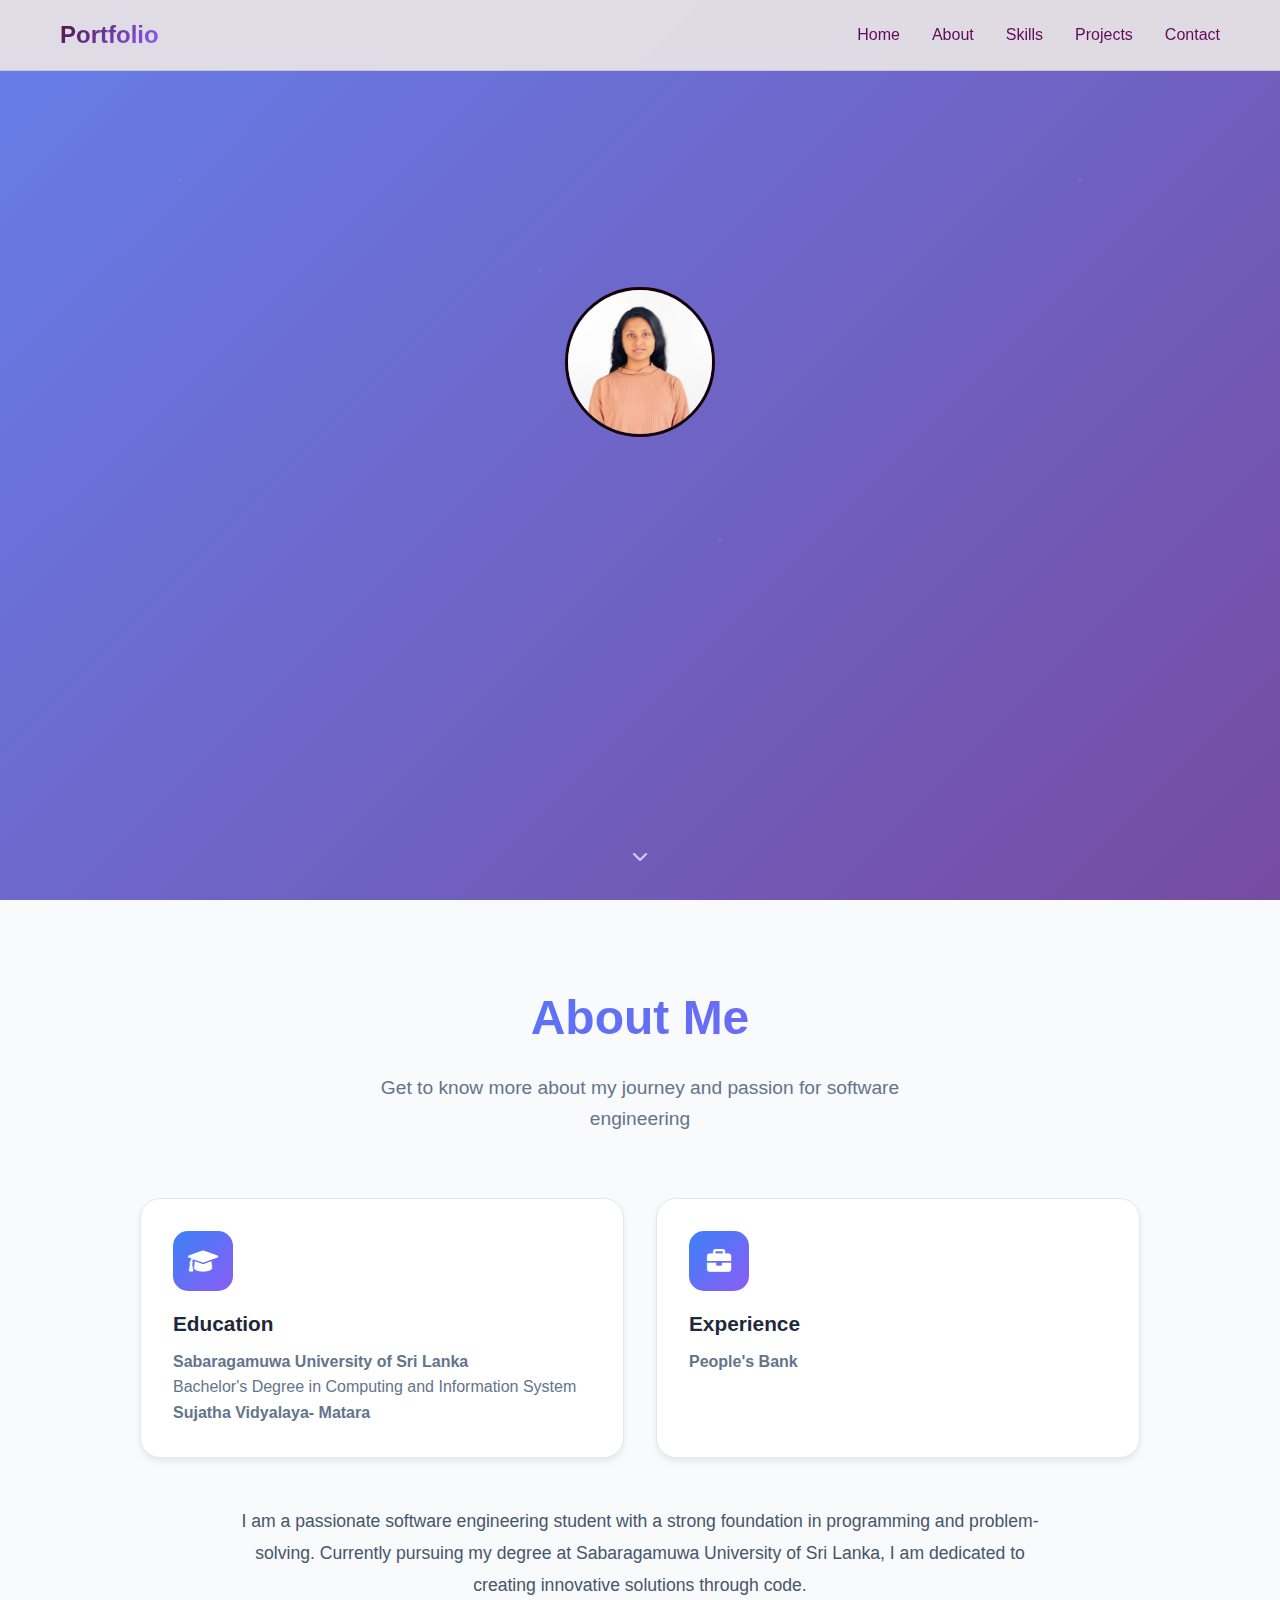
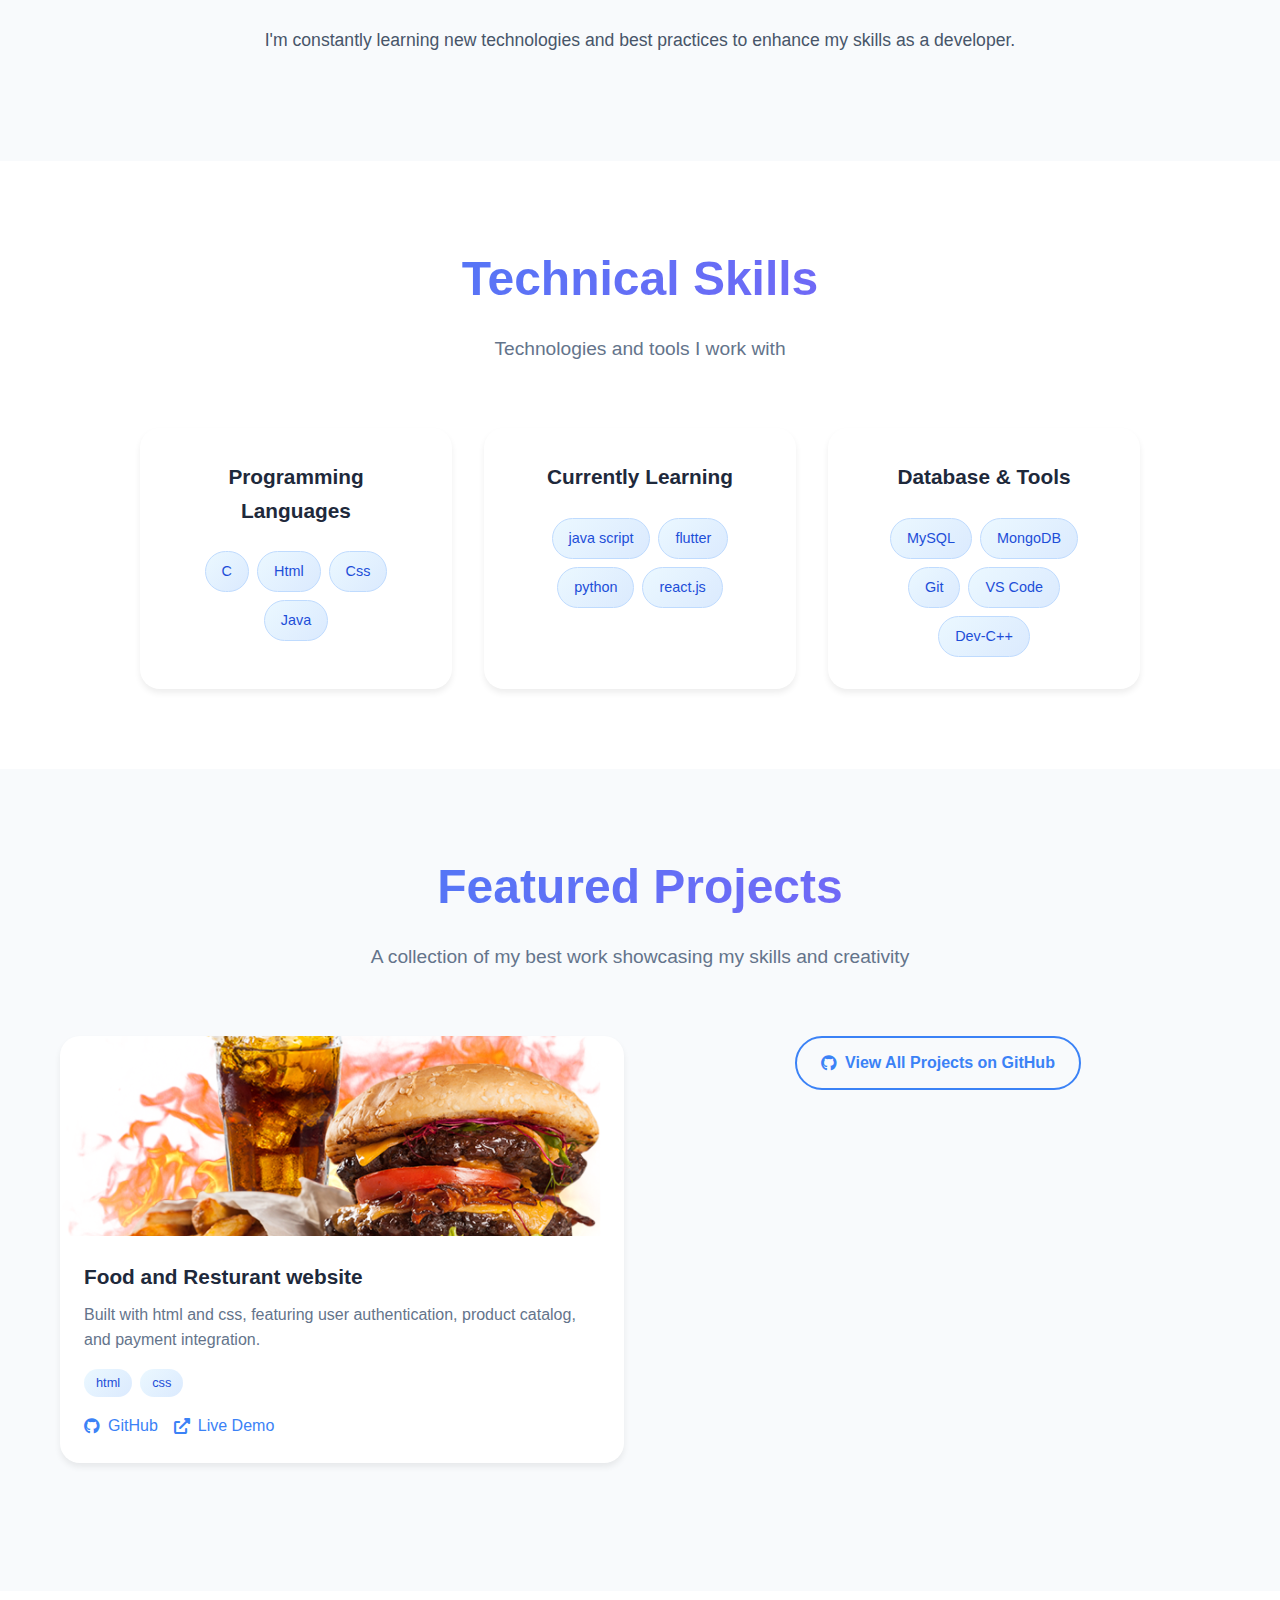
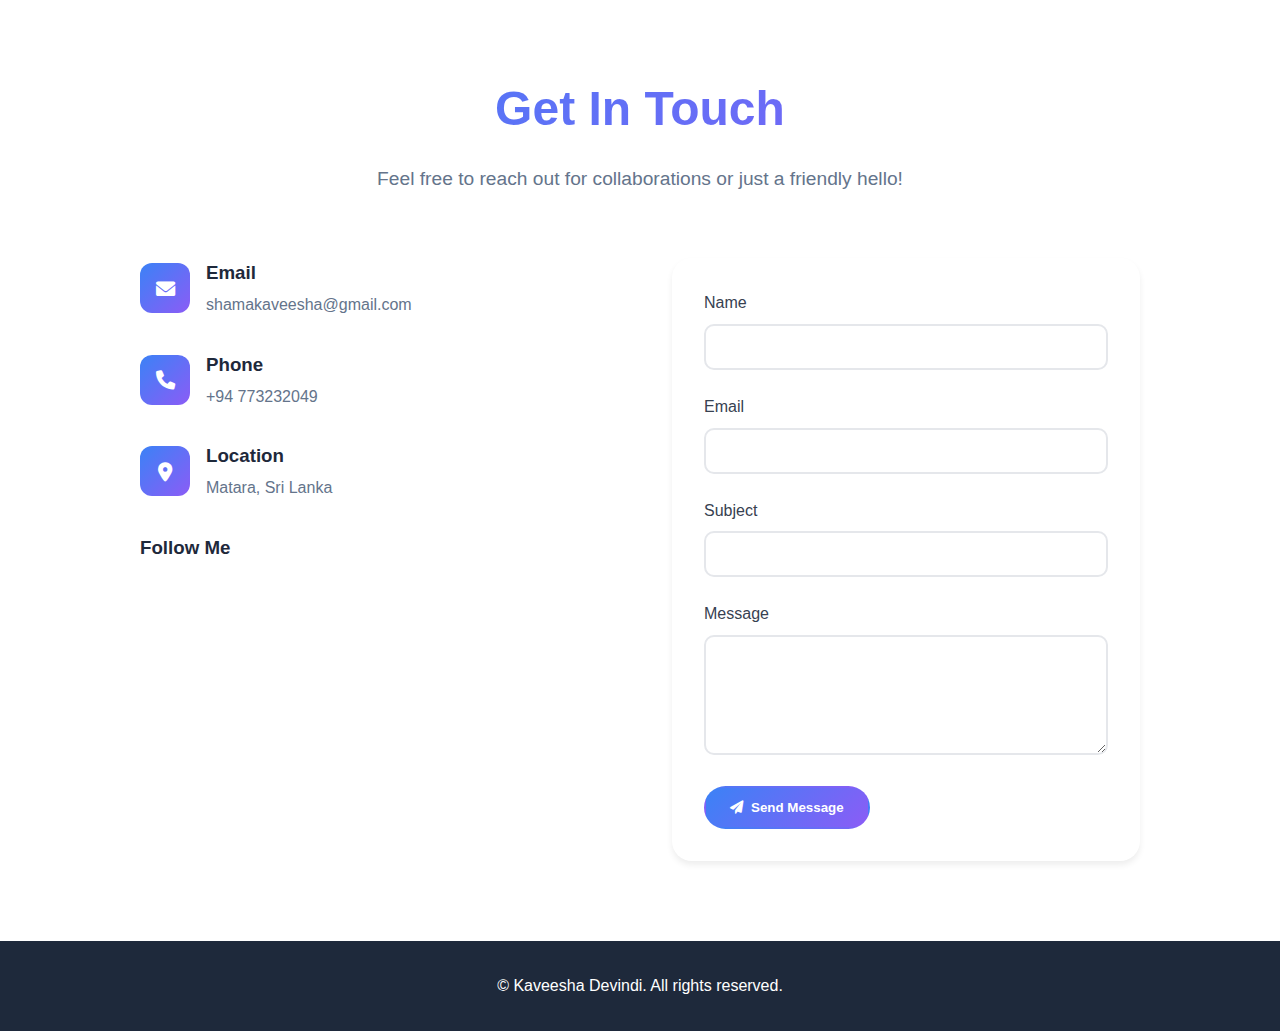
<file: index.html>
<!DOCTYPE html>
<html lang="en">
<head>
    <meta charset="UTF-8">
    <meta name="viewport" content="width=device-width, initial-scale=1.0">
    <title>Your Name - Software Engineer Portfolio</title>
    <meta name="description" content="Aspiring Software Engineer at Sabaragamuwa University of Sri Lanka.Explore my projects, skills, and experience in software development.">
    <meta name="author" content="Kaveesha Devindi">
    <meta name="keywords" content="software engineer, portfolio, Sabaragamuwa University, Sri Lanka, web development, programming">
    
    <meta property="og:title" content="Kaveesha Devindi - Software Engineer Portfolio">
    <meta property="og:description" content="Aspiring Software Engineer showcasing projects and experience. Student at Sabaragamuwa University, Intern at People's Bank.">
    <meta property="og:type" content="website">
    
    <link rel="stylesheet" href="portfolio.css">
    <link href="https://cdnjs.cloudflare.com/ajax/libs/font-awesome/6.0.0/css/all.min.css" rel="stylesheet">
</head>
<body>
    <!-- Navigation -->
    <nav class="navbar">
        <div class="nav-container">
            <div class="nav-logo">
                <a href="#home">Portfolio</a>
            </div>
            <div class="nav-menu">
                <a href="#home" class="nav-link">Home</a>
                <a href="#about" class="nav-link">About</a>
                <a href="#skills" class="nav-link">Skills</a>
                <a href="#projects" class="nav-link">Projects</a>
                <a href="#contact" class="nav-link">Contact</a>
            </div>
        </div>
    </nav>

    <!-- Hero Section -->
    <section id="home" class="hero">
        <div class="hero-content">
            <h1 class="hero-title">Hello, I'm <span class="highlight">Kaveesha Devindi</span></h1>
            <img src="main.png"  class="profile-photo">
            <p class="hero-subtitle">Aspiring Software Engineer</p>
            <p class="hero-description">
                Student at Sabaragamuwa University of Sri Lanka<br>
                
            </p>
            <div class="hero-buttons">
                <a href="#projects" class="btn btn-primary">
                    <i class="fab fa-github"></i> View My Work
                </a>
                <a href="#contact" class="btn btn-secondary">
                    <i class="fas fa-download"></i> Download CV
                </a>
            </div>
            <div class="social-links">
                <a href="https://github.com/SKdevindi" target="_blank" class="social-link">
                    <i class="fab fa-github"></i>
                </a>
                <a href="https://www.linkedin.com/in/devindi-samaravickrama-506750312/" target="_blank" class="social-link">
                    <i class="fab fa-linkedin"></i>
                </a>
                <a href="shamakaveesha@gmail.com" class="social-link">
                    <i class="fas fa-envelope"></i>
                </a>
            </div>
        </div>
        <div class="scroll-indicator">
            <i class="fas fa-chevron-down"></i>
        </div>
    </section>

    <!-- About Section -->
    <section id="about" class="about">
        <div class="container">
            <div class="section-header">
                <h2 class="section-title">About Me</h2>
                <p class="section-subtitle">Get to know more about my journey and passion for software engineering</p>
            </div>
            
            <div class="about-content">
                <div class="about-cards">
                    <div class="card">
                        <div class="card-icon">
                            <i class="fas fa-graduation-cap"></i>
                        </div>
                        <div class="card-content">
                            <h3>Education</h3>
                            <p><strong>Sabaragamuwa University of Sri Lanka</strong></p>
                            <p>Bachelor's Degree in Computing and Information System</p>
                            <p><strong>Sujatha Vidyalaya- Matara</strong></p>
                        </div>
                    </div>
                    
                    <div class="card">
                        <div class="card-icon">
                            <i class="fas fa-briefcase"></i>
                        </div>
                        <div class="card-content">
                            <h3>Experience</h3>
                            <p><strong>People's Bank</strong></p>
                            
                        </div>
                    </div>
                </div>
                
                <div class="about-text">
                    <p>
                        I am a passionate software engineering student with a strong foundation in programming and problem-solving. 
                        Currently pursuing my degree at Sabaragamuwa University of Sri Lanka, I am dedicated to creating 
                        innovative solutions through code.
                    </p>
                    <p>
                         
                        I'm constantly learning new technologies and best practices to enhance my skills as a developer.
                    </p>
                </div>
            </div>
        </div>
    </section>

    <!-- Skills Section -->
    <section id="skills" class="skills">
        <div class="container">
            <div class="section-header">
                <h2 class="section-title">Technical Skills</h2>
                <p class="section-subtitle">Technologies and tools I work with</p>
            </div>
            
            <div class="skills-grid">
                <div class="skill-category">
                    <h3>Programming Languages</h3>
                    <div class="skill-items">
                        <span class="skill-tag">C</span>
                        <span class="skill-tag">Html</span>
                        <span class="skill-tag">Css</span>
                        <span class="skill-tag">Java</span>
                        
                    </div>
                </div>
                 <div class="skill-category">
                    <h3>Currently Learning</h3>
                    <div class="skill-items">
                        <span class="skill-tag">java script</span>
                        <span class="skill-tag">flutter</span>
                        <span class="skill-tag">python</span>
                        <span class="skill-tag">react.js</span>
                        
                    </div>
                </div>
                
                
                
                <div class="skill-category">
                    <h3>Database & Tools</h3>
                    <div class="skill-items">
                        <span class="skill-tag">MySQL</span>
                        <span class="skill-tag">MongoDB</span>
                        <span class="skill-tag">Git</span>
                        <span class="skill-tag">VS Code</span>
                        <span class="skill-tag">Dev-C++</span>
                        
                    </div>
                </div>
            </div>
        </div>
    </section>

    <!-- Projects Section -->
    <section id="projects" class="projects">
        <div class="container">
            <div class="section-header">
                <h2 class="section-title">Featured Projects</h2>
                <p class="section-subtitle">A collection of my best work showcasing my skills and creativity</p>
            </div>
            
            <div class="projects-grid">
                <div class="project-card">
                    <div class="project-image">
                        <img src="home.png" alt="Web Application Project">
                    </div>
                    <div class="project-content">
                        <h3>Food and Resturant website</h3>
                        <p> Built with html and css, featuring user authentication, product catalog, and payment integration.</p>
                        <div class="project-tags">
                            <span class="tag">html</span>
                            <span class="tag">css</span>
                            
                        </div>
                        <div class="project-links">
                            <a href="https://github.com/SKdevindi/food-restaurant-website#food-restaurant-website" target="_blank" class="project-link">
                                <i class="fab fa-github"></i> GitHub
                            </a>
                            <a href="#" target="_blank" class="project-link">
                                <i class="fas fa-external-link-alt"></i> Live Demo
                            </a>
                        </div>
                    </div>
                </div>
                
                
                
                
            
            <div class="projects-footer">
                <a href="https://github.com/SKdevindi" target="_blank" class="btn btn-outline">
                    <i class="fab fa-github"></i> View All Projects on GitHub
                </a>
            </div>
        </div>
    </section>

    <!-- Contact Section -->
    <section id="contact" class="contact">
        <div class="container">
            <div class="section-header">
                <h2 class="section-title">Get In Touch</h2>
                <p class="section-subtitle">Feel free to reach out for collaborations or just a friendly hello!</p>
            </div>
            
            <div class="contact-content">
                <div class="contact-info">
                    <div class="contact-item">
                        <div class="contact-icon">
                            <i class="fas fa-envelope"></i>
                        </div>
                        <div>
                            <h3>Email</h3>
                            <p>shamakaveesha@gmail.com</p>
                        </div>
                    </div>
                    
                    <div class="contact-item">
                        <div class="contact-icon">
                            <i class="fas fa-phone"></i>
                        </div>
                        <div>
                            <h3>Phone</h3>
                            <p>+94 773232049</p>
                        </div>
                    </div>
                    
                    <div class="contact-item">
                        <div class="contact-icon">
                            <i class="fas fa-map-marker-alt"></i>
                        </div>
                        <div>
                            <h3>Location</h3>
                            <p>Matara, Sri Lanka</p>
                        </div>
                    </div>
                    
                    <div class="contact-social">
                        <h3>Follow Me</h3>
                        <div class="social-links">
                            <a href="https://github.com/yourusername" target="_blank" class="social-link">
                                <i class="fab fa-github"></i>
                            </a>
                            <a href="https://linkedin.com/in/yourprofile" target="_blank" class="social-link">
                                <i class="fab fa-linkedin"></i>
                            </a>
                            <a href="mailto:shamakaveesha@gmail.com" class="social-link">
                                <i class="fas fa-envelope"></i>
                            </a>
                        </div>
                    </div>
                </div>
                
                <div class="contact-form-container">
                    <form class="contact-form">
                        <div class="form-group">
                            <label for="name">Name</label>
                            <input type="text" id="name" name="name" required>
                        </div>
                        
                        <div class="form-group">
                            <label for="email">Email</label>
                            <input type="email" id="email" name="email" required>
                        </div>
                        
                        <div class="form-group">
                            <label for="subject">Subject</label>
                            <input type="text" id="subject" name="subject" required>
                        </div>
                        
                        <div class="form-group">
                            <label for="message">Message</label>
                            <textarea id="message" name="message" rows="5" required></textarea>
                        </div>
                        
                        <button type="submit" class="btn btn-primary">
                            <i class="fas fa-paper-plane"></i> Send Message
                        </button>
                    </form>
                </div>
            </div>
        </div>
    </section>

    <!-- Footer -->
    <footer class="footer">
        <div class="container">
            <p>&copy;  Kaveesha Devindi. All rights reserved.</p>
        </div>
    </footer>
</body>
</html>
</file>
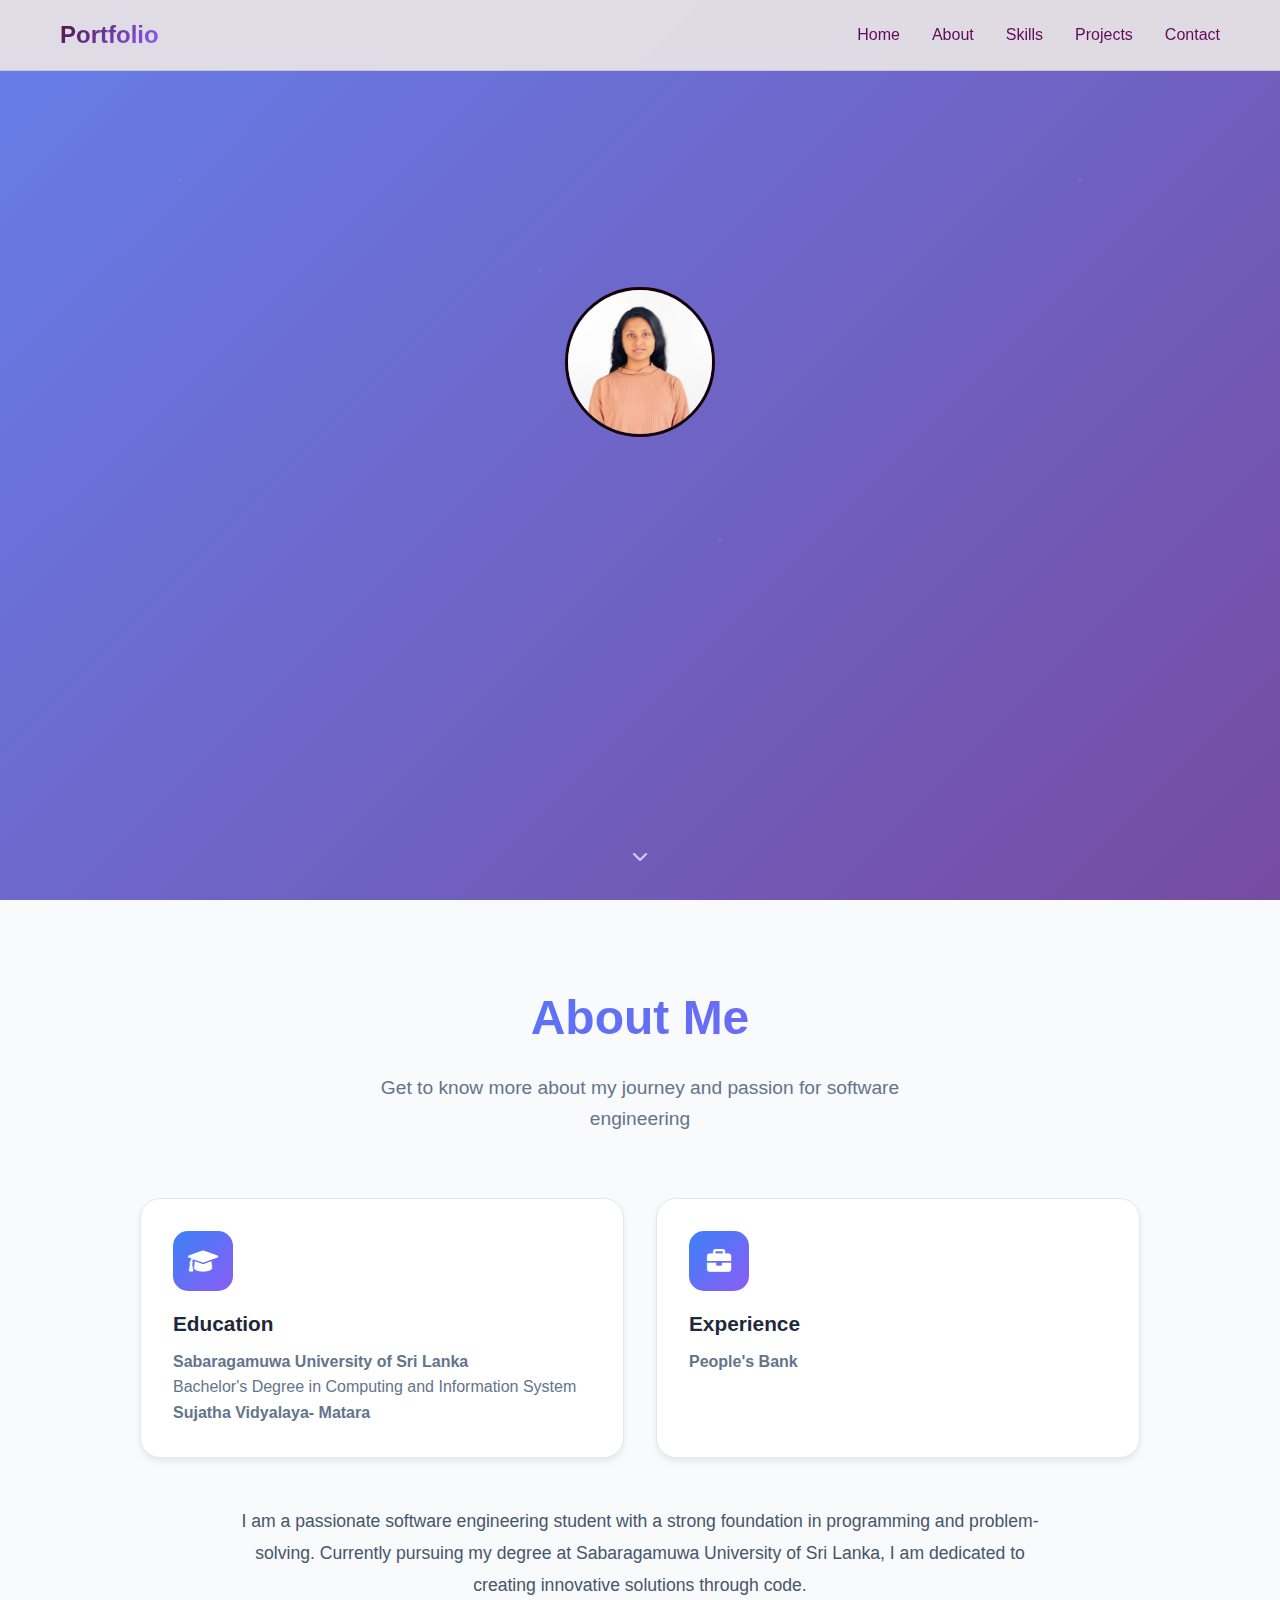
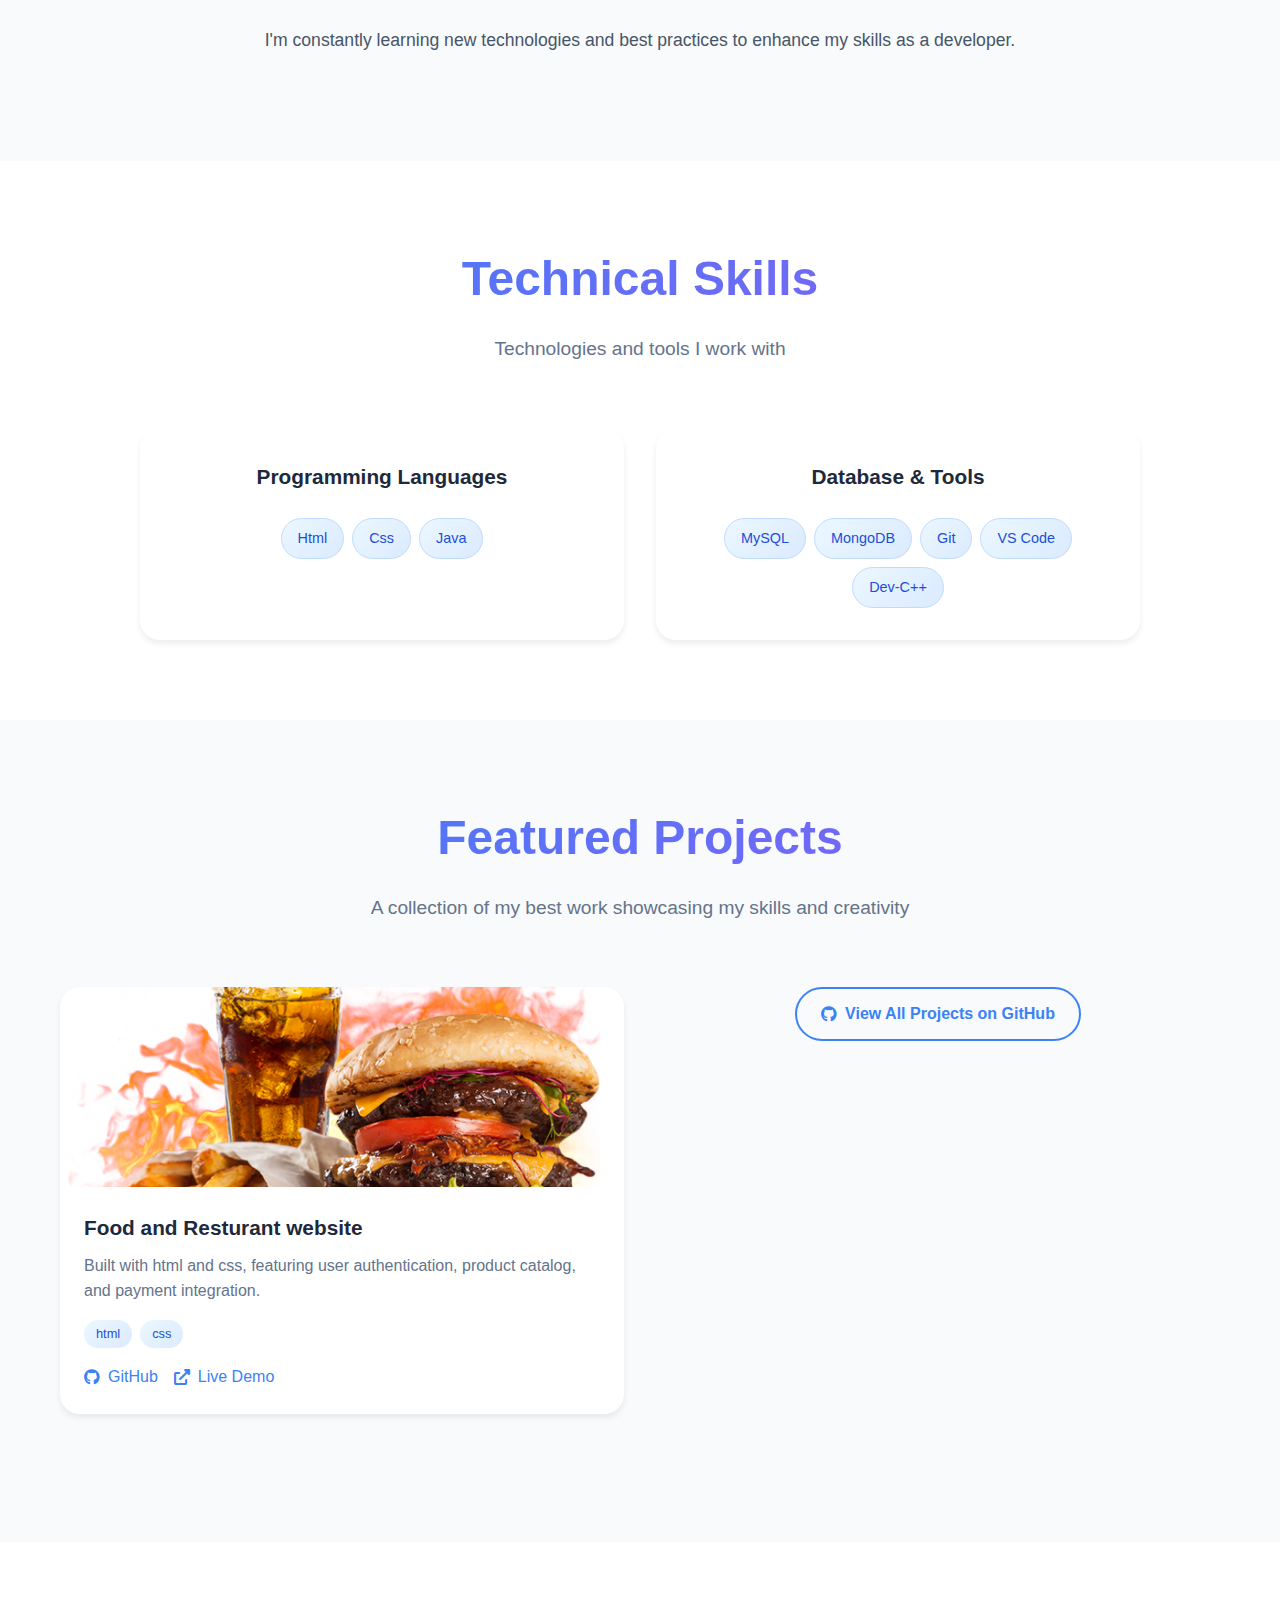
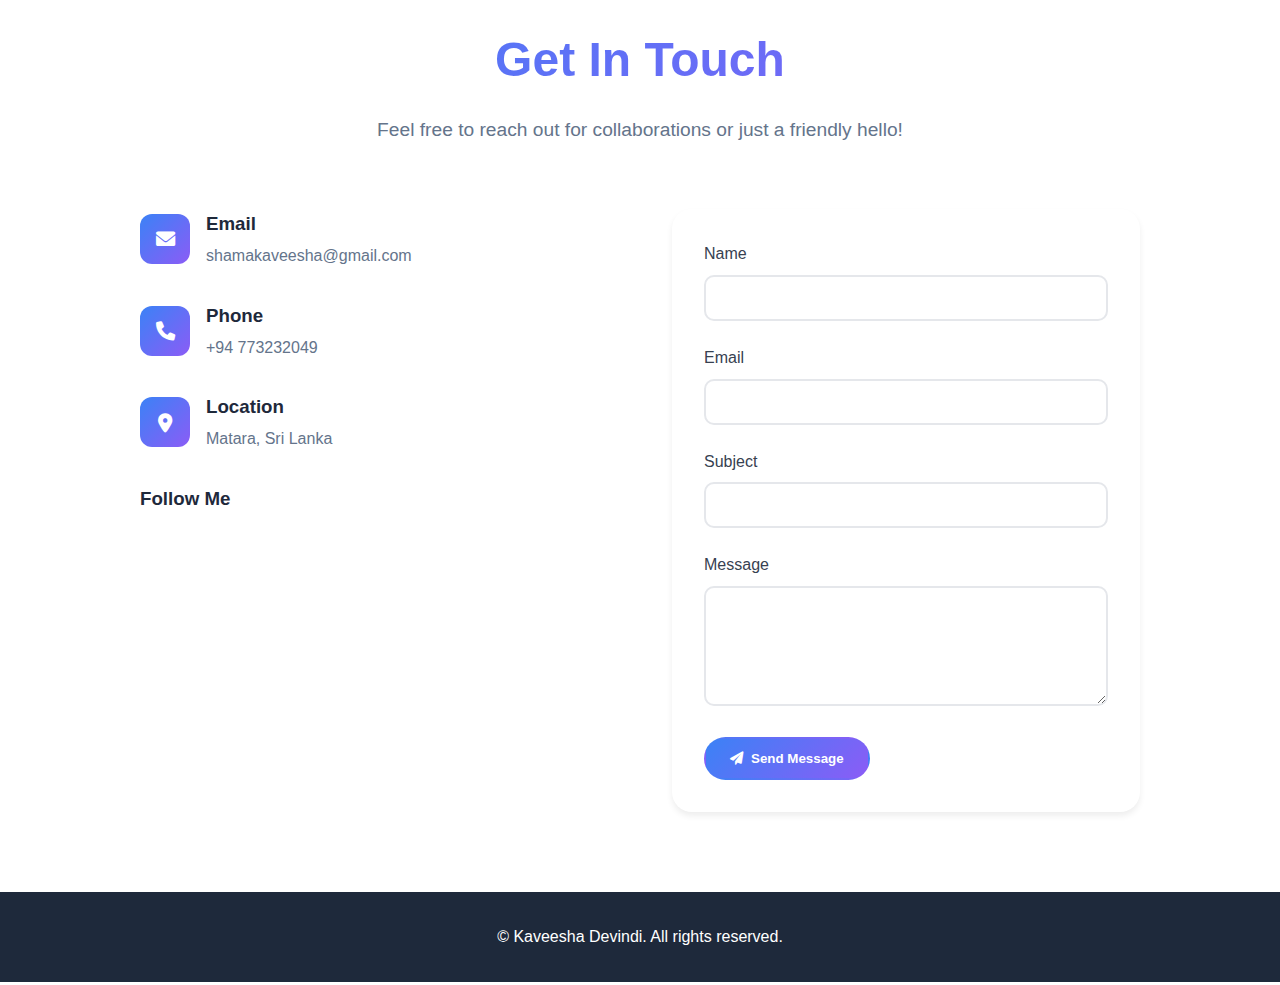
<file: portfolio.html>
<!DOCTYPE html>
<html lang="en">
<head>
    <meta charset="UTF-8">
    <meta name="viewport" content="width=device-width, initial-scale=1.0">
    <title>Your Name - Software Engineer Portfolio</title>
    <meta name="description" content="Aspiring Software Engineer at Sabaragamuwa University of Sri Lanka.Explore my projects, skills, and experience in software development.">
    <meta name="author" content="Kaveesha Devindi">
    <meta name="keywords" content="software engineer, portfolio, Sabaragamuwa University, Sri Lanka, web development, programming">
    
    <meta property="og:title" content="Kaveesha Devindi - Software Engineer Portfolio">
    <meta property="og:description" content="Aspiring Software Engineer showcasing projects and experience. Student at Sabaragamuwa University, Intern at People's Bank.">
    <meta property="og:type" content="website">
    
    <link rel="stylesheet" href="portfolio.css">
    <link href="https://cdnjs.cloudflare.com/ajax/libs/font-awesome/6.0.0/css/all.min.css" rel="stylesheet">
</head>
<body>
    <!-- Navigation -->
    <nav class="navbar">
        <div class="nav-container">
            <div class="nav-logo">
                <a href="#home">Portfolio</a>
            </div>
            <div class="nav-menu">
                <a href="#home" class="nav-link">Home</a>
                <a href="#about" class="nav-link">About</a>
                <a href="#skills" class="nav-link">Skills</a>
                <a href="#projects" class="nav-link">Projects</a>
                <a href="#contact" class="nav-link">Contact</a>
            </div>
        </div>
    </nav>

    <!-- Hero Section -->
    <section id="home" class="hero">
        <div class="hero-content">
            <h1 class="hero-title">Hello, I'm <span class="highlight">Kaveesha Devindi</span></h1>
            <img src="main.png"  class="profile-photo">
            <p class="hero-subtitle">Aspiring Software Engineer</p>
            <p class="hero-description">
                Student at Sabaragamuwa University of Sri Lanka<br>
                
            </p>
            <div class="hero-buttons">
                <a href="#projects" class="btn btn-primary">
                    <i class="fab fa-github"></i> View My Work
                </a>
                <a href="#contact" class="btn btn-secondary">
                    <i class="fas fa-download"></i> Download CV
                </a>
            </div>
            <div class="social-links">
                <a href="https://github.com/SKdevindi" target="_blank" class="social-link">
                    <i class="fab fa-github"></i>
                </a>
                <a href="https://www.linkedin.com/in/devindi-samaravickrama-506750312/" target="_blank" class="social-link">
                    <i class="fab fa-linkedin"></i>
                </a>
                <a href="shamakaveesha@gmail.com" class="social-link">
                    <i class="fas fa-envelope"></i>
                </a>
            </div>
        </div>
        <div class="scroll-indicator">
            <i class="fas fa-chevron-down"></i>
        </div>
    </section>

    <!-- About Section -->
    <section id="about" class="about">
        <div class="container">
            <div class="section-header">
                <h2 class="section-title">About Me</h2>
                <p class="section-subtitle">Get to know more about my journey and passion for software engineering</p>
            </div>
            
            <div class="about-content">
                <div class="about-cards">
                    <div class="card">
                        <div class="card-icon">
                            <i class="fas fa-graduation-cap"></i>
                        </div>
                        <div class="card-content">
                            <h3>Education</h3>
                            <p><strong>Sabaragamuwa University of Sri Lanka</strong></p>
                            <p>Bachelor's Degree in Computing and Information System</p>
                            <p><strong>Sujatha Vidyalaya- Matara</strong></p>
                        </div>
                    </div>
                    
                    <div class="card">
                        <div class="card-icon">
                            <i class="fas fa-briefcase"></i>
                        </div>
                        <div class="card-content">
                            <h3>Experience</h3>
                            <p><strong>People's Bank</strong></p>
                            
                        </div>
                    </div>
                </div>
                
                <div class="about-text">
                    <p>
                        I am a passionate software engineering student with a strong foundation in programming and problem-solving. 
                        Currently pursuing my degree at Sabaragamuwa University of Sri Lanka, I am dedicated to creating 
                        innovative solutions through code.
                    </p>
                    <p>
                         
                        I'm constantly learning new technologies and best practices to enhance my skills as a developer.
                    </p>
                </div>
            </div>
        </div>
    </section>

    <!-- Skills Section -->
    <section id="skills" class="skills">
        <div class="container">
            <div class="section-header">
                <h2 class="section-title">Technical Skills</h2>
                <p class="section-subtitle">Technologies and tools I work with</p>
            </div>
            
            <div class="skills-grid">
                <div class="skill-category">
                    <h3>Programming Languages</h3>
                    <div class="skill-items">
                        <span class="skill-tag">Html</span>
                        <span class="skill-tag">Css</span>
                        <span class="skill-tag">Java</span>
                        
                    </div>
                </div>
                
                
                
                <div class="skill-category">
                    <h3>Database & Tools</h3>
                    <div class="skill-items">
                        <span class="skill-tag">MySQL</span>
                        <span class="skill-tag">MongoDB</span>
                        <span class="skill-tag">Git</span>
                        <span class="skill-tag">VS Code</span>
                        <span class="skill-tag">Dev-C++</span>
                        
                    </div>
                </div>
            </div>
        </div>
    </section>

    <!-- Projects Section -->
    <section id="projects" class="projects">
        <div class="container">
            <div class="section-header">
                <h2 class="section-title">Featured Projects</h2>
                <p class="section-subtitle">A collection of my best work showcasing my skills and creativity</p>
            </div>
            
            <div class="projects-grid">
                <div class="project-card">
                    <div class="project-image">
                        <img src="home.png" alt="Web Application Project">
                    </div>
                    <div class="project-content">
                        <h3>Food and Resturant website</h3>
                        <p> Built with html and css, featuring user authentication, product catalog, and payment integration.</p>
                        <div class="project-tags">
                            <span class="tag">html</span>
                            <span class="tag">css</span>
                            
                        </div>
                        <div class="project-links">
                            <a href="https://github.com/SKdevindi/food-restaurant-website#food-restaurant-website" target="_blank" class="project-link">
                                <i class="fab fa-github"></i> GitHub
                            </a>
                            <a href="#" target="_blank" class="project-link">
                                <i class="fas fa-external-link-alt"></i> Live Demo
                            </a>
                        </div>
                    </div>
                </div>
                
                
                
                
            
            <div class="projects-footer">
                <a href="https://github.com/SKdevindi" target="_blank" class="btn btn-outline">
                    <i class="fab fa-github"></i> View All Projects on GitHub
                </a>
            </div>
        </div>
    </section>

    <!-- Contact Section -->
    <section id="contact" class="contact">
        <div class="container">
            <div class="section-header">
                <h2 class="section-title">Get In Touch</h2>
                <p class="section-subtitle">Feel free to reach out for collaborations or just a friendly hello!</p>
            </div>
            
            <div class="contact-content">
                <div class="contact-info">
                    <div class="contact-item">
                        <div class="contact-icon">
                            <i class="fas fa-envelope"></i>
                        </div>
                        <div>
                            <h3>Email</h3>
                            <p>shamakaveesha@gmail.com</p>
                        </div>
                    </div>
                    
                    <div class="contact-item">
                        <div class="contact-icon">
                            <i class="fas fa-phone"></i>
                        </div>
                        <div>
                            <h3>Phone</h3>
                            <p>+94 773232049</p>
                        </div>
                    </div>
                    
                    <div class="contact-item">
                        <div class="contact-icon">
                            <i class="fas fa-map-marker-alt"></i>
                        </div>
                        <div>
                            <h3>Location</h3>
                            <p>Matara, Sri Lanka</p>
                        </div>
                    </div>
                    
                    <div class="contact-social">
                        <h3>Follow Me</h3>
                        <div class="social-links">
                            <a href="https://github.com/yourusername" target="_blank" class="social-link">
                                <i class="fab fa-github"></i>
                            </a>
                            <a href="https://linkedin.com/in/yourprofile" target="_blank" class="social-link">
                                <i class="fab fa-linkedin"></i>
                            </a>
                            <a href="mailto:shamakaveesha@gmail.com" class="social-link">
                                <i class="fas fa-envelope"></i>
                            </a>
                        </div>
                    </div>
                </div>
                
                <div class="contact-form-container">
                    <form class="contact-form">
                        <div class="form-group">
                            <label for="name">Name</label>
                            <input type="text" id="name" name="name" required>
                        </div>
                        
                        <div class="form-group">
                            <label for="email">Email</label>
                            <input type="email" id="email" name="email" required>
                        </div>
                        
                        <div class="form-group">
                            <label for="subject">Subject</label>
                            <input type="text" id="subject" name="subject" required>
                        </div>
                        
                        <div class="form-group">
                            <label for="message">Message</label>
                            <textarea id="message" name="message" rows="5" required></textarea>
                        </div>
                        
                        <button type="submit" class="btn btn-primary">
                            <i class="fas fa-paper-plane"></i> Send Message
                        </button>
                    </form>
                </div>
            </div>
        </div>
    </section>

    <!-- Footer -->
    <footer class="footer">
        <div class="container">
            <p>&copy;  Kaveesha Devindi. All rights reserved.</p>
        </div>
    </footer>
</body>
</html>
</file>
<file: portfolio.css>
/* Reset and Base Styles */
* {
    margin: 0;
    padding: 0;
    box-sizing: border-box;
}

html {
    scroll-behavior: smooth;
}

body {
    font-family: -apple-system, BlinkMacSystemFont, 'Segoe UI', Roboto, sans-serif;
    line-height: 1.6;
    color: #0e0101;
    background-color: #ffffff;
}

.container {
    max-width: 1200px;
    margin: 0 auto;
    padding: 0 20px;
}

/* Navigation */
.navbar {
    position: fixed;
    top: 0;
    left: 0;
    right: 0;
    background: rgba(230, 225, 229, 0.95);
    backdrop-filter: blur(10px);
    z-index: 1000;
    transition: all 0.3s ease;
    border-bottom: 1px solid rgba(0, 0, 0, 0.1);
}

.nav-container {
    max-width: 1200px;
    margin: 0 auto;
    padding: 0 20px;
    display: flex;
    justify-content: space-between;
    align-items: center;
    height: 70px;
}

.nav-logo a {
    font-size: 1.5rem;
    font-weight: 700;
    color: #65255a;
    text-decoration: none;
    background: linear-gradient(135deg, #501345, #8B5CF6);
    -webkit-background-clip: text;
    background-clip: text;
    -webkit-text-fill-color: transparent;
}

.nav-menu {
    display: flex;
    gap: 2rem;
}

.nav-link {
    color: #620959;
    text-decoration: none;
    font-weight: 500;
    transition: color 0.3s ease;
    position: relative;
}

.nav-link:hover {
    color: #430f3c;
}

.nav-link::after {
    content: '';
    position: absolute;
    bottom: -5px;
    left: 0;
    width: 0;
    height: 2px;
    background: linear-gradient(135deg, #64035a, #8B5CF6);
    transition: width 0.3s ease;
}

.nav-link:hover::after {
    width: 100%;
}

/* Hero Section */
.hero {
    min-height: 100vh;
    display: flex;
    align-items: center;
    justify-content: center;
    flex-direction: column;
    background: linear-gradient(135deg, #667eea 0%, #764ba2 100%);
    color: white;
    text-align: center;
    position: relative;
    overflow: hidden;
}

.hero::before {
    content: '';
    position: absolute;
    top: 0;
    left: 0;
    right: 0;
    bottom: 0;
    background: url('data:image/svg+xml,<svg xmlns="http://www.w3.org/2000/svg" viewBox="0 0 1000 1000"><circle cx="200" cy="200" r="2" fill="rgba(255,255,255,0.1)"/><circle cx="600" cy="300" r="2" fill="rgba(255,255,255,0.1)"/><circle cx="800" cy="600" r="2" fill="rgba(255,255,255,0.1)"/></svg>');
    opacity: 0.5;
}

.hero-content {
    position: relative;
    z-index: 2;
    max-width: 1000px;
    padding: 0 20px;
}

.hero-title {
    font-size: clamp(2.5rem, 5vw, 4rem);
    font-weight: 700;
    margin-bottom: 1rem;
    opacity: 0;
    animation: fadeInUp 1s ease 0.5s forwards;
}

.highlight {
    background: linear-gradient(135deg, #352c66, #243b5e);
    -webkit-background-clip: text;
    background-clip: text;
    -webkit-text-fill-color: transparent;
}

.hero-subtitle {
    font-size: clamp(1.2rem, 3vw, 1.5rem);
    margin-bottom: 1rem;
    opacity: 0;
    animation: fadeInUp 1s ease 0.7s forwards;
}

.hero-description {
    font-size: 1.1rem;
    margin-bottom: 2rem;
    opacity: 0.9;
    opacity: 0;
    animation: fadeInUp 1s ease 0.9s forwards;
}

.hero-buttons {
    display: flex;
    gap: 1rem;
    justify-content: center;
    margin-bottom: 3rem;
    flex-wrap: wrap;
    opacity: 0;
    animation: fadeInUp 1s ease 1.1s forwards;
}
.profile-photo {
    width: 150px;
    height: 150px;
    border-radius: 50%;
    border: 3px solid #150202;
    object-fit: cover;
    margin-bottom: 20px;
}
.btn {
    display: inline-flex;
    align-items: center;
    gap: 0.5rem;
    padding: 12px 24px;
    border-radius: 50px;
    text-decoration: none;
    font-weight: 600;
    transition: all 0.3s ease;
    border: 2px solid transparent;
}

.btn-primary {
    background: linear-gradient(135deg, #3B82F6, #8B5CF6);
    color: white;
}

.btn-primary:hover {
    transform: translateY(-2px);
    box-shadow: 0 10px 30px rgba(59, 130, 246, 0.4);
}

.btn-secondary {
    background: rgba(255, 255, 255, 0.1);
    color: white;
    border-color: rgba(255, 255, 255, 0.3);
}

.btn-secondary:hover {
    background: rgba(255, 255, 255, 0.2);
    transform: translateY(-2px);
}

.btn-outline {
    background: transparent;
    color: #3B82F6;
    border-color: #3B82F6;
}

.btn-outline:hover {
    background: #3B82F6;
    color: white;
}

.social-links {
    display: flex;
    gap: 1rem;
    justify-content: center;
    opacity: 0;
    animation: fadeInUp 1s ease 1.3s forwards;
}

.social-link {
    width: 50px;
    height: 50px;
    border-radius: 50%;
    background: rgba(255, 255, 255, 0.1);
    display: flex;
    align-items: center;
    justify-content: center;
    color: white;
    text-decoration: none;
    transition: all 0.3s ease;
    border: 2px solid rgba(255, 255, 255, 0.2);
}

.social-link:hover {
    background: rgba(255, 255, 255, 0.2);
    transform: translateY(-3px);
    color: white;
}

.scroll-indicator {
    position: absolute;
    bottom: 30px;
    left: 50%;
    transform: translateX(-50%);
    color: rgba(255, 255, 255, 0.7);
    animation: bounce 2s infinite;
}

/* Section Styles */
section {
    padding: 80px 0;
}

.section-header {
    text-align: center;
    margin-bottom: 4rem;
}

.section-title {
    font-size: clamp(2rem, 4vw, 3rem);
    font-weight: 700;
    margin-bottom: 1rem;
    background: linear-gradient(135deg, #3B82F6, #8B5CF6);
    -webkit-background-clip: text;
    background-clip: text;
    -webkit-text-fill-color: transparent;
}

.section-subtitle {
    font-size: 1.2rem;
    color: #64748B;
    max-width: 600px;
    margin: 0 auto;
}

/* About Section */
.about {
    background: #F8FAFC;
}

.about-content {
    max-width: 1000px;
    margin: 0 auto;
}

.about-cards {
    display: grid;
    grid-template-columns: repeat(auto-fit, minmax(300px, 1fr));
    gap: 2rem;
    margin-bottom: 3rem;
}

.card {
    background: white;
    padding: 2rem;
    border-radius: 20px;
    box-shadow: 0 4px 6px rgba(0, 0, 0, 0.07);
    transition: all 0.3s ease;
    border: 1px solid #E2E8F0;
}

.card:hover {
    transform: translateY(-5px);
    box-shadow: 0 20px 40px rgba(0, 0, 0, 0.1);
}

.card-icon {
    width: 60px;
    height: 60px;
    border-radius: 15px;
    background: linear-gradient(135deg, #3B82F6, #8B5CF6);
    display: flex;
    align-items: center;
    justify-content: center;
    margin-bottom: 1rem;
}

.card-icon i {
    font-size: 1.5rem;
    color: white;
}

.card-content h3 {
    font-size: 1.3rem;
    font-weight: 600;
    margin-bottom: 0.5rem;
    color: #1E293B;
}

.card-content p {
    color: #64748B;
    line-height: 1.6;
}

.about-text {
    max-width: 800px;
    margin: 0 auto;
    text-align: center;
}

.about-text p {
    font-size: 1.1rem;
    color: #475569;
    margin-bottom: 1.5rem;
    line-height: 1.8;
}

/* Skills Section */
.skills-grid {
    display: grid;
    grid-template-columns: repeat(auto-fit, minmax(300px, 1fr));
    gap: 2rem;
    max-width: 1000px;
    margin: 0 auto;
}

.skill-category {
    background: white;
    padding: 2rem;
    border-radius: 20px;
    box-shadow: 0 4px 6px rgba(0, 0, 0, 0.07);
    transition: all 0.3s ease;
}

.skill-category:hover {
    transform: translateY(-5px);
    box-shadow: 0 20px 40px rgba(0, 0, 0, 0.1);
}

.skill-category h3 {
    font-size: 1.3rem;
    font-weight: 600;
    margin-bottom: 1.5rem;
    color: #1E293B;
    text-align: center;
}

.skill-items {
    display: flex;
    flex-wrap: wrap;
    gap: 0.5rem;
    justify-content: center;
}

.skill-tag {
    background: linear-gradient(135deg, #EBF8FF, #DBEAFE);
    color: #1D4ED8;
    padding: 0.5rem 1rem;
    border-radius: 25px;
    font-size: 0.9rem;
    font-weight: 500;
    border: 1px solid #BFDBFE;
    transition: all 0.3s ease;
}

.skill-tag:hover {
    background: linear-gradient(135deg, #3B82F6, #8B5CF6);
    color: white;
    transform: scale(1.05);
}

/* Projects Section */
.projects {
    background: #F8FAFC;
}

.projects-grid {
    display: grid;
    grid-template-columns: repeat(auto-fit, minmax(350px, 1fr));
    gap: 2rem;
    margin-bottom: 3rem;
}

.project-card {
    background: white;
    border-radius: 20px;
    overflow: hidden;
    box-shadow: 0 4px 6px rgba(0, 0, 0, 0.07);
    transition: all 0.3s ease;
}

.project-card:hover {
    transform: translateY(-10px);
    box-shadow: 0 25px 50px rgba(0, 0, 0, 0.15);
}

.project-image {
    height: 200px;
    overflow: hidden;
}

.project-image img {
    width: 100%;
    height: 100%;
    object-fit: cover;
    transition: transform 0.3s ease;
}

.project-card:hover .project-image img {
    transform: scale(1.1);
}

.project-content {
    padding: 1.5rem;
}

.project-content h3 {
    font-size: 1.3rem;
    font-weight: 600;
    margin-bottom: 0.5rem;
    color: #1E293B;
}

.project-content p {
    color: #64748B;
    margin-bottom: 1rem;
    line-height: 1.6;
}

.project-tags {
    display: flex;
    flex-wrap: wrap;
    gap: 0.5rem;
    margin-bottom: 1rem;
}

.tag {
    background: linear-gradient(135deg, #EBF8FF, #DBEAFE);
    color: #1D4ED8;
    padding: 0.25rem 0.75rem;
    border-radius: 15px;
    font-size: 0.8rem;
    font-weight: 500;
}

.project-links {
    display: flex;
    gap: 1rem;
}

.project-link {
    display: flex;
    align-items: center;
    gap: 0.5rem;
    color: #3B82F6;
    text-decoration: none;
    font-weight: 500;
    transition: color 0.3s ease;
}

.project-link:hover {
    color: #8B5CF6;
}

.projects-footer {
    text-align: center;
}

/* Contact Section */
.contact-content {
    display: grid;
    grid-template-columns: 1fr 1fr;
    gap: 4rem;
    max-width: 1000px;
    margin: 0 auto;
}

.contact-info .contact-item {
    display: flex;
    align-items: center;
    gap: 1rem;
    margin-bottom: 2rem;
}

.contact-icon {
    width: 50px;
    height: 50px;
    border-radius: 12px;
    background: linear-gradient(135deg, #3B82F6, #8B5CF6);
    display: flex;
    align-items: center;
    justify-content: center;
}

.contact-icon i {
    color: white;
    font-size: 1.2rem;
}

.contact-item h3 {
    font-weight: 600;
    margin-bottom: 0.25rem;
    color: #1E293B;
}

.contact-item p {
    color: #64748B;
}

.contact-social {
    margin-top: 2rem;
}

.contact-social h3 {
    margin-bottom: 1rem;
    color: #1E293B;
}

.contact-form-container {
    background: white;
    padding: 2rem;
    border-radius: 20px;
    box-shadow: 0 4px 6px rgba(0, 0, 0, 0.07);
}

.form-group {
    margin-bottom: 1.5rem;
}

.form-group label {
    display: block;
    margin-bottom: 0.5rem;
    font-weight: 500;
    color: #374151;
}

.form-group input,
.form-group textarea {
    width: 100%;
    padding: 0.75rem;
    border: 2px solid #E5E7EB;
    border-radius: 10px;
    font-size: 1rem;
    transition: border-color 0.3s ease;
}

.form-group input:focus,
.form-group textarea:focus {
    outline: none;
    border-color: #3B82F6;
}

.form-group textarea {
    resize: vertical;
    min-height: 120px;
}

/* Footer */
.footer {
    background: #1E293B;
    color: white;
    text-align: center;
    padding: 2rem 0;
}

/* Animations */
@keyframes fadeInUp {
    from {
        opacity: 0;
        transform: translateY(30px);
    }
    to {
        opacity: 1;
        transform: translateY(0);
    }
}

@keyframes bounce {
    0%, 20%, 50%, 80%, 100% {
        transform: translateY(0);
    }
    40% {
        transform: translateY(-10px);
    }
    60% {
        transform: translateY(-5px);
    }
}

/* Responsive Design */
@media (max-width: 768px) {
    .nav-menu {
        display: none;
    }
    
    .hero-buttons {
        flex-direction: column;
        align-items: center;
    }
    
    .contact-content {
        grid-template-columns: 1fr;
        gap: 2rem;
    }
    
    .about-cards {
        grid-template-columns: 1fr;
    }
    
    .projects-grid {
        grid-template-columns: 1fr;
    }
    
    .skills-grid {
        grid-template-columns: 1fr;
    }
}

@media (max-width: 480px) {
    .container {
        padding: 0 15px;
    }
    
    section {
        padding: 60px 0;
    }
    
    .hero-content {
        padding: 0 15px;
    }
    
    .card,
    .skill-category,
    .contact-form-container {
        padding: 1.5rem;
    }
}
</file>
